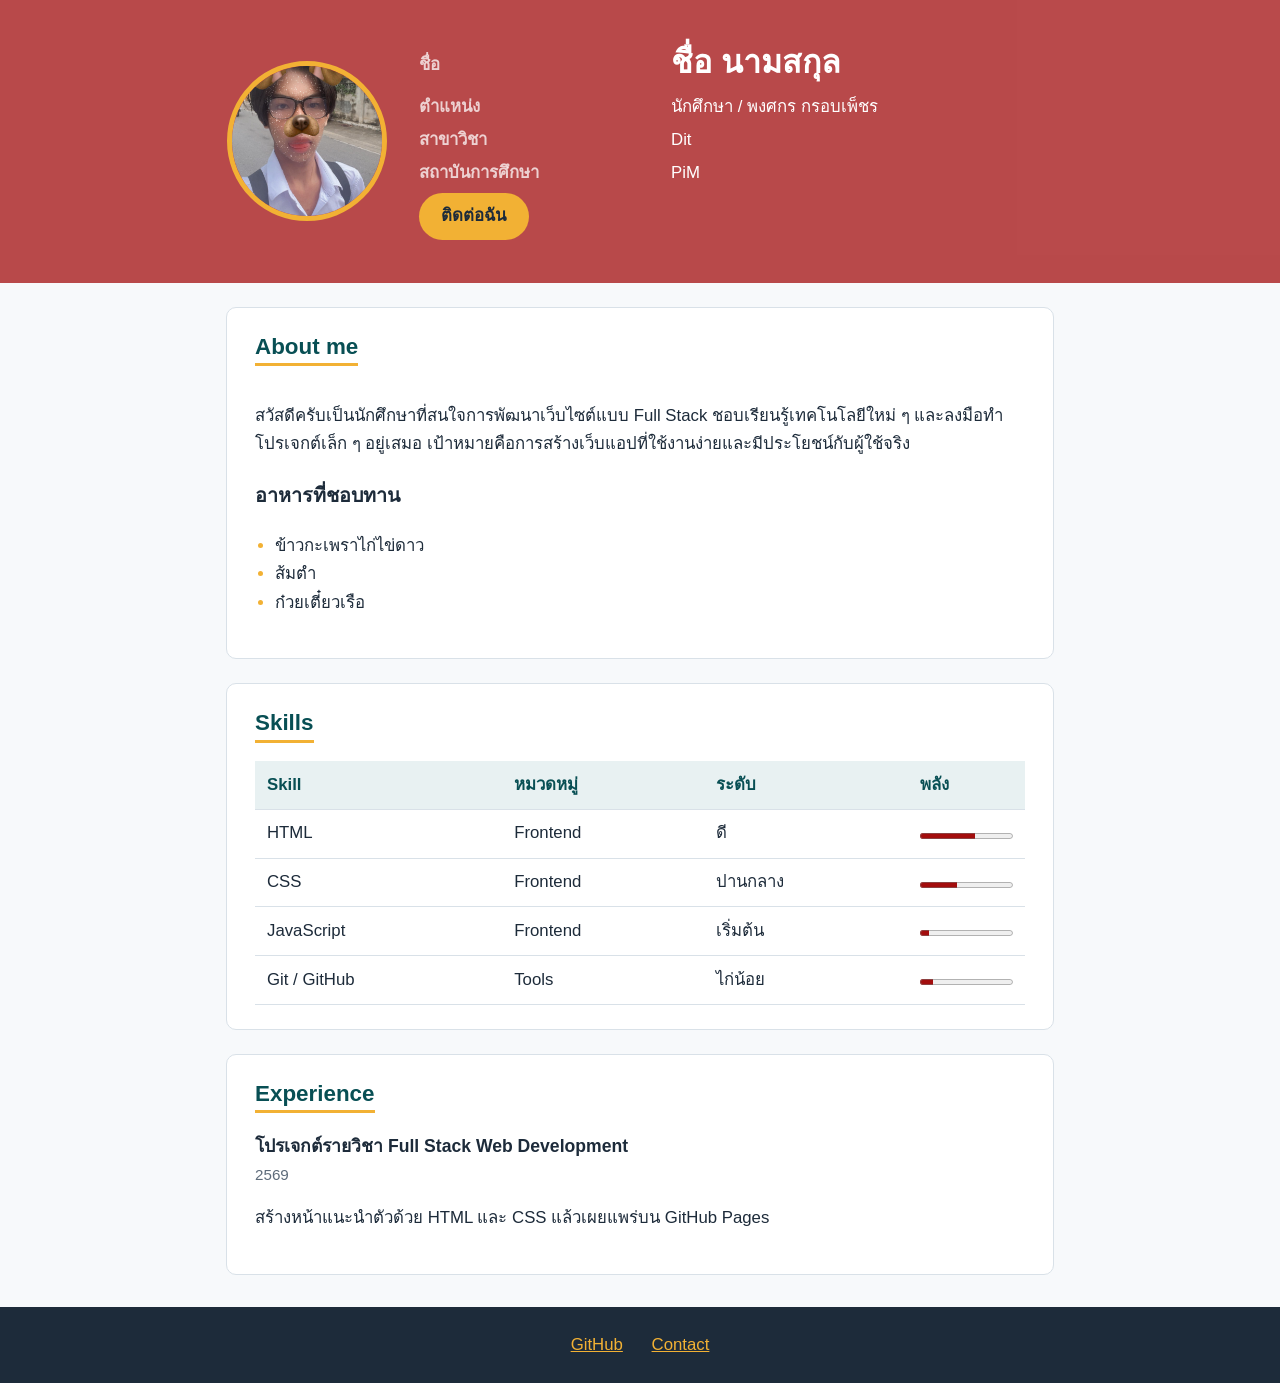
<file: index.html>
<!DOCTYPE html>
<html lang="th">
<head>
  <meta charset="UTF-8">
  <meta name="viewport" content="width=device-width, initial-scale=1">
  <title>My Page v2 | ชื่อ นามสกุล</title>
  <link rel="stylesheet" href="styles.css">
</head>
<body>

  <header class="hero">
    <div class="hero-inner">
      <table class="profile">
        <tr>
          <td class="photo" rowspan="5">
            <img class="avatar" src="./607003601_1162147016080780_1527832627153687590_n.jpg" >
          </td>
          <th scope="row">ชื่อ</th>
          <td class="info-value"><h1>ชื่อ นามสกุล</h1></td>
        </tr>
        <tr>
          <th scope="row">ตำแหน่ง</th>
          <td class="info-value">นักศึกษา / พงศกร กรอบเพ็ชร</td>
        </tr>
        <tr>
          <th scope="row">สาขาวิชา</th>
          <td class="info-value">Dit</td>
        </tr>
        <tr>
          <th scope="row">สถาบันการศึกษา</th>
          <td class="info-value">PiM</td>
        </tr>
        <tr>
          <td colspan="2" class="info-value">
            <a class="btn" href="contact.html">ติดต่อฉัน</a>
          </td>
        </tr>
      </table>
    </div>
  </header>

  <main>
    <section id="about">
      <h2>About me</h2>
      <p>
        สวัสดีครับเป็นนักศึกษาที่สนใจการพัฒนาเว็บไซต์แบบ Full Stack
        ชอบเรียนรู้เทคโนโลยีใหม่ ๆ และลงมือทำโปรเจกต์เล็ก ๆ อยู่เสมอ
        เป้าหมายคือการสร้างเว็บแอปที่ใช้งานง่ายและมีประโยชน์กับผู้ใช้จริง
      </p>

      <h3>อาหารที่ชอบทาน</h3>
      <ul class="foods">
        <li>ข้าวกะเพราไก่ไข่ดาว</li>
        <li>ส้มตำ</li>
        <li>ก๋วยเตี๋ยวเรือ</li>
      </ul>
    </section>

    <section id="skills">
      <h2>Skills</h2>
      <div class="table-wrap">
        <table class="skills">
          <thead>
            <tr>
              <th scope="col">Skill</th>
              <th scope="col">หมวดหมู่</th>
              <th scope="col">ระดับ</th>
              <th scope="col">พลัง</th>
            </tr>
          </thead>
          <tbody>
            <tr>
              <td>HTML</td>
              <td>Frontend</td>
              <td>ดี</td>
              <td><progress value="60" max="100" aria-label="HTML 60%">60%</progress></td>
            </tr>
            <tr>
              <td>CSS</td>
              <td>Frontend</td>
              <td>ปานกลาง</td>
              <td><progress value="40" max="100" aria-label="CSS 40%">40%</progress></td>
            </tr>
            <tr>
              <td>JavaScript</td>
              <td>Frontend</td>
              <td>เริ่มต้น</td>
              <td><progress value="10" max="100" aria-label="JavaScript 10%">10%</progress></td>
            </tr>
            <tr>
              <td>Git / GitHub</td>
              <td>Tools</td>
              <td>ไก่น้อย</td>
              <td><progress value="15" max="100" aria-label="Git 15%">15%</progress></td>
            </tr>
          </tbody>
        </table>
      </div>
    </section>

    <section id="experience">
      <h2>Experience</h2>
      
      <div class="experience-item">
        <h3>โปรเจกต์รายวิชา Full Stack Web Development</h3>
        <div class="period">2569</div>
        <p>สร้างหน้าแนะนำตัวด้วย HTML และ CSS แล้วเผยแพร่บน GitHub Pages</p>
      </div>
    </section>
  </main>

  <footer>
    <div class="footer-inner">
      <a href="https://github.com/your-username">GitHub</a>
      <a href="contact.html">Contact</a>
    </div>
  </footer>

</body>
</html>
</file>
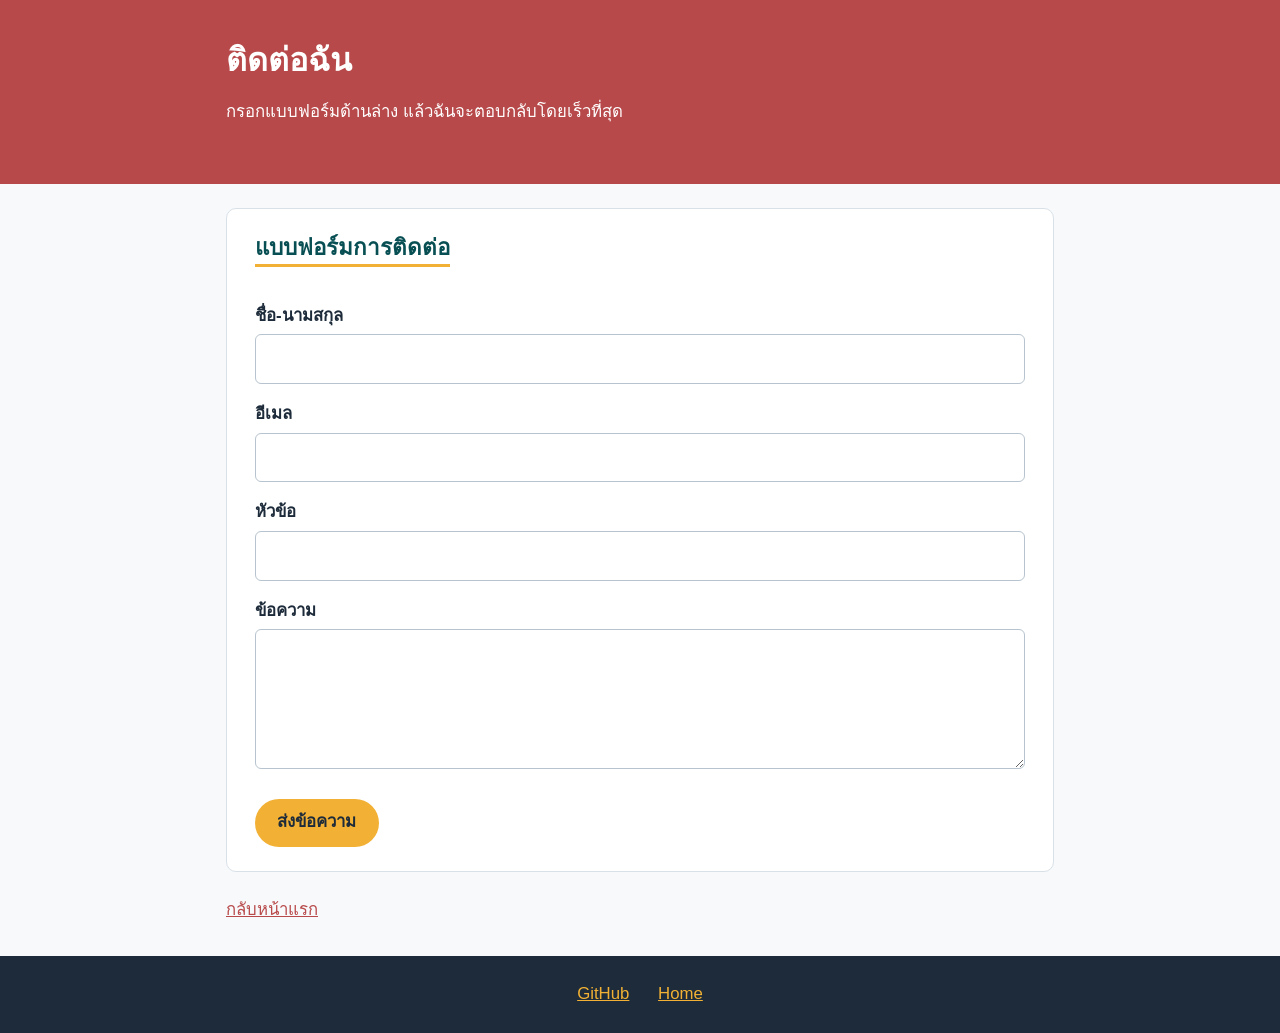
<file: contact.html>
<!DOCTYPE html>
<html lang="th">
<head>
  <meta charset="UTF-8">
  <meta name="viewport" content="width=device-width, initial-scale=1">
  <title>Contact | ชื่อ นามสกุล</title>
  <link rel="stylesheet" href="styles.css">
</head>
<body>

  <header class="hero">
    <div class="hero-inner">
      <h1>ติดต่อฉัน</h1>
      <p>กรอกแบบฟอร์มด้านล่าง แล้วฉันจะตอบกลับโดยเร็วที่สุด</p>
    </div>
  </header>

  <main>
    <section>
      <h2>แบบฟอร์มการติดต่อ</h2>
      <form action="mailto:your-email@example.com" method="post" enctype="text/plain">
        <label for="name">ชื่อ-นามสกุล</label>
        <input type="text" id="name" name="name" required>

        <label for="email">อีเมล</label>
        <input type="email" id="email" name="email" required>

        <label for="subject">หัวข้อ</label>
        <input type="text" id="subject" name="subject">

        <label for="message">ข้อความ</label>
        <textarea id="message" name="message" required></textarea>

        <button class="btn" type="submit">ส่งข้อความ</button>
      </form>
    </section>

    <p><a href="index.html">กลับหน้าแรก</a></p>
  </main>

  <footer>
    <div class="footer-inner">
      <a href="https://github.com/your-username">GitHub</a>
      <a href="index.html">Home</a>
    </div>
  </footer>

</body>
</html>
</file>
<file: styles.css>
:root {
  --ink: #1d2b3a;
  --muted: #5d6b7a;
  --paper: #f7f9fb;
  --card: #ffffff;
  --line: #d9e1e8;
  --accent: #a30d0dbd;
  --accent-dark: #084f54;
  --highlight: #f2b134;
}

* { box-sizing: border-box; }

body {
  margin: 0;
  font-family: "Sarabun", "Noto Sans Thai", Tahoma, sans-serif;
  font-size: 1.05rem;
  line-height: 1.7;
  color: var(--ink);
  background: var(--paper);
}

a { color: var(--accent); }
a:hover { color: var(--accent-dark); }
a:focus-visible, .btn:focus-visible, input:focus-visible, textarea:focus-visible {
  outline: 3px solid var(--highlight);
  outline-offset: 2px;
}

/* ---------- โครงหน้า ---------- */
header.hero {
  background: var(--accent);
  color: #fff;
  padding: 2.5rem 1rem;
}

main, .hero-inner, footer .footer-inner {
  max-width: 860px;
  margin: 0 auto;
  padding: 0 1rem;
}

section {
  background: var(--card);
  border: 1px solid var(--line);
  border-radius: 10px;
  padding: 1.5rem 1.75rem;
  margin: 1.5rem 0;
}

h1, h2 { line-height: 1.3; margin-top: 0; }
h1 { font-size: 2rem; margin-bottom: .25rem; }
h2 {
  font-size: 1.4rem;
  color: var(--accent-dark);
  border-bottom: 3px solid var(--highlight);
  display: inline-block;
  padding-bottom: .15rem;
}

/* ---------- ตาราง profile (ใช้ table จัด layout) ---------- */
table.profile { border-collapse: collapse; width: 100%; }
table.profile td { vertical-align: middle; }

/* Challenge: ทำให้รูปกับ text ห่างกัน -> ใส่ padding-right ที่ cell ของรูป */
table.profile td.photo {
  width: 1%;
  padding-right: 2rem;
}

.avatar {
  display: block;
  width: 160px;
  height: 160px;
  border-radius: 50%;          /* รูปวงกลม */
  object-fit: cover;           /* ไม่ให้รูปเบี้ยว */
  border: 5px solid var(--highlight);
  background: #cfe3e5;
}

table.profile th {
  text-align: left;
  font-weight: 600;
  color: rgba(255,255,255,.75);
  padding: .15rem 1rem .15rem 0;
  white-space: nowrap;
}
table.profile td.info-value { padding: .15rem 0; }

/* ---------- ตาราง skill ---------- */
table.skills { width: 100%; border-collapse: collapse; }
table.skills th, table.skills td {
  padding: .6rem .75rem;
  text-align: left;
  border-bottom: 1px solid var(--line);
}
table.skills thead th { background: #e8f1f2; color: var(--accent-dark); }
table.skills tbody tr:hover { background: #f3f8f8; }

progress {
  width: 100%;
  height: 12px;
  accent-color: var(--accent);
}

.table-wrap { overflow-x: auto; }

/* ---------- รายการ ---------- */
ul.foods { padding-left: 1.25rem; }
ul.foods li::marker { color: var(--highlight); }

.experience-item + .experience-item { margin-top: 1rem; }
.experience-item h3 { margin: 0; font-size: 1.1rem; }
.experience-item .period { color: var(--muted); font-size: .95rem; }

/* ---------- ปุ่ม ---------- */
.btn {
  display: inline-block;
  background: var(--highlight);
  color: var(--ink);
  font: inherit;
  font-weight: 600;
  text-decoration: none;
  padding: .6rem 1.4rem;
  border: 0;
  border-radius: 999px;
  cursor: pointer;
  transition: background .15s;
}
.btn:hover { background: #e19f1c; color: var(--ink); }

/* ---------- ฟอร์ม ---------- */
form label { display: block; font-weight: 600; margin: 1rem 0 .25rem; }
form input, form textarea {
  width: 100%;
  font: inherit;
  padding: .6rem .75rem;
  border: 1px solid #b7c4cf;
  border-radius: 6px;
  background: #fff;
}
form textarea { min-height: 140px; resize: vertical; }
form .btn { margin-top: 1.25rem; }

/* ---------- footer ---------- */
footer {
  background: var(--ink);
  color: #d5dde4;
  padding: 1.5rem 0;
  margin-top: 2rem;
  text-align: center;
}
footer a { color: var(--highlight); margin: 0 .75rem; }

/* ---------- มือถือ ---------- */
@media (max-width: 600px) {
  table.profile, table.profile tbody, table.profile tr, table.profile td, table.profile th {
    display: block;
  }
  table.profile td.photo { padding: 0 0 1rem; }
  table.profile th { padding-top: .5rem; }
  section { padding: 1.25rem 1rem; }
}
</file>
